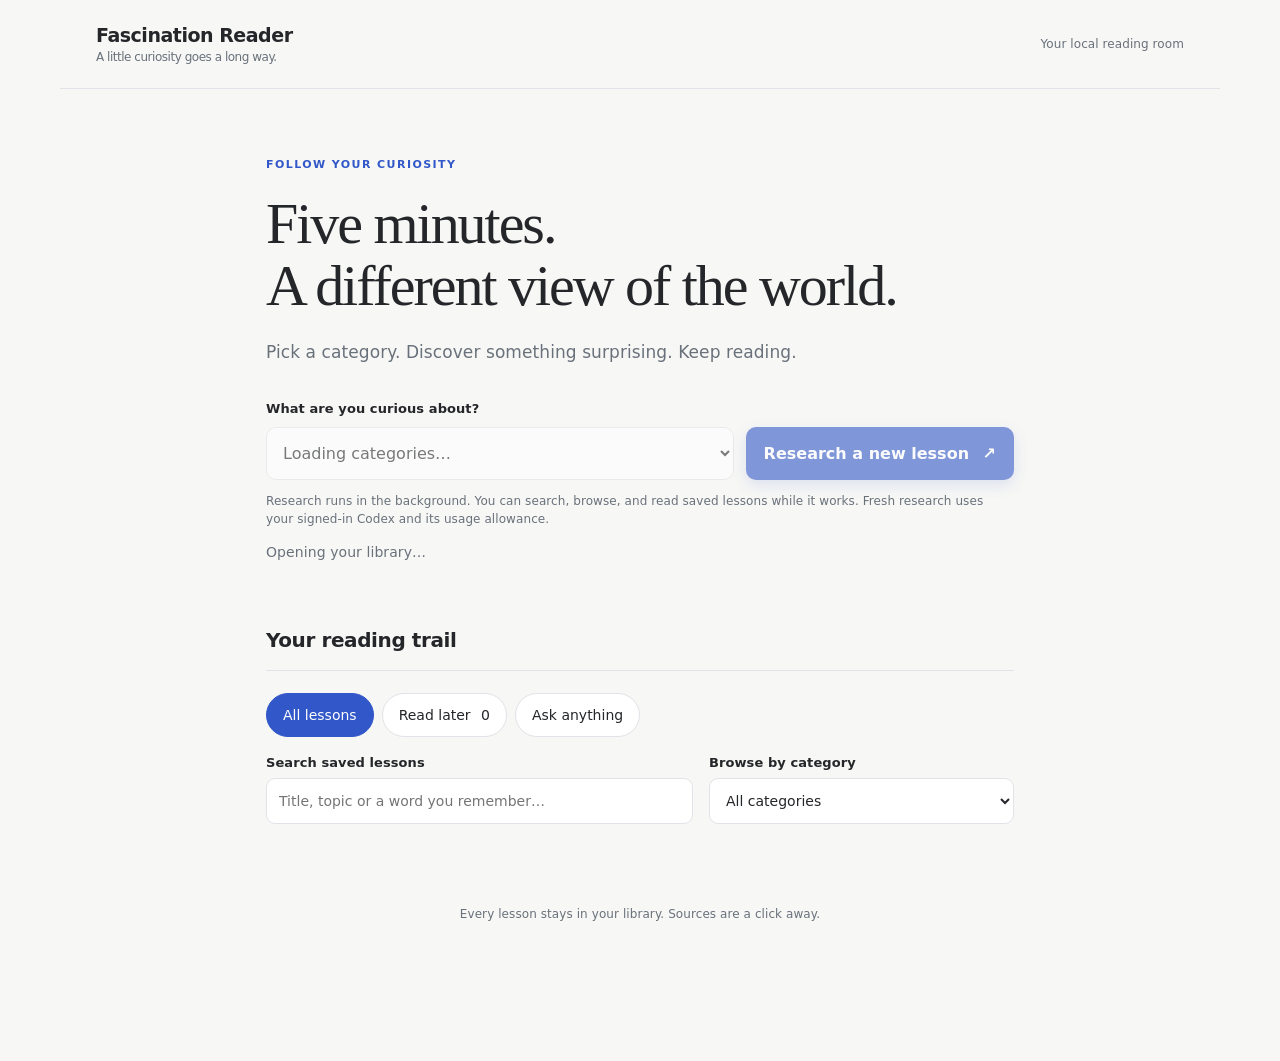
<file: var/explore-backup/index.html>
<!doctype html>
<html lang="en">
<head>
  <meta charset="utf-8">
  <meta name="viewport" content="width=device-width, initial-scale=1">
  <title>Fascination Reader</title>
  <link rel="stylesheet" href="/style.css">
  <script src="/app.js" defer></script>
</head>
<body>
  <header class="masthead"><a class="brand" href="/">Fascination Reader<span>A little curiosity goes a long way.</span></a><span class="local-label">Your local reading room</span></header>
  <main>
    <section class="intro" aria-labelledby="intro-title">
      <p class="eyebrow">FOLLOW YOUR CURIOSITY</p>
      <h1 id="intro-title">Five minutes.<br>A different view of the world.</h1>
      <p class="lead">Pick a category. Discover something surprising. Keep reading.</p>
      <form id="generate-form">
        <label for="category">What are you curious about?</label>
        <div class="choose-row"><select id="category" name="category" disabled><option>Loading categories…</option></select><button id="generate" type="submit" disabled>Research a new lesson <span aria-hidden="true">↗</span></button></div>
        <p class="hint">Research runs in the background. You can search, browse, and read saved lessons while it works. Fresh research uses your signed-in Codex and its usage allowance.</p>
      </form>
      <p id="status" role="status" aria-live="polite">Opening your library…</p>
    </section>
    <div class="library-heading"><h2>Your reading trail</h2><span id="lesson-count"></span></div>
    <nav class="library-nav" aria-label="Library views">
      <button id="view-all" type="button" aria-pressed="true">All lessons</button>
      <button id="view-later" type="button" aria-pressed="false">Read later <span id="later-count">0</span></button>
      <button id="view-ask" type="button" aria-pressed="false">Ask anything</button>
    </nav>
    <section id="ask-panel" class="ask-panel" hidden aria-labelledby="ask-title">
      <h3 id="ask-title">What would you like to learn about?</h3>
      <p class="ask-note">Ask a question or name any topic. The lesson is temporary until you save it to your library; unsaved results disappear when you refresh.</p>
      <form id="ask-form">
        <label for="ask-prompt">Your question or topic</label>
        <textarea id="ask-prompt" maxlength="500" rows="3" placeholder="Why do cats always seem to land on their feet?" required></textarea>
        <button id="ask-submit" class="ask-submit" type="submit">Create temporary lesson</button>
      </form>
      <p id="ask-status" role="status" aria-live="polite"></p>
      <div id="ask-preview"></div>
    </section>
    <div id="library-content">
    <div class="library-filters">
      <div><label for="lesson-search">Search saved lessons</label><input id="lesson-search" type="search" placeholder="Title, topic or a word you remember…" autocomplete="off"></div>
      <div><label for="library-category">Browse by category</label><select id="library-category"><option value="">All categories</option></select></div>
    </div>
    <p id="library-status" role="status" aria-live="polite"></p>
    <p id="library-empty" class="empty" hidden>No lessons match. Try another search or category.</p>
    <section id="library" aria-label="Saved lessons"></section>
    <div class="load-more-wrap"><button id="load-more" class="load-more" type="button" hidden>Load more lessons</button></div>
    </div>
  </main>
  <footer>Every lesson stays in your library. Sources are a click away.</footer>
  <div id="audio-bar" hidden role="region" aria-label="Read aloud controls">
    <div class="audio-info"><span class="eyebrow">READING ALOUD</span><span id="audio-title"></span></div>
    <div class="audio-controls"><label for="rate">Speed</label><select id="rate"><option value="0.85">0.85×</option><option value="1" selected>1×</option><option value="1.15">1.15×</option></select><button id="pause" type="button">Pause</button><button id="stop" type="button">Stop</button></div>
  </div>
</body>
</html>
</file>
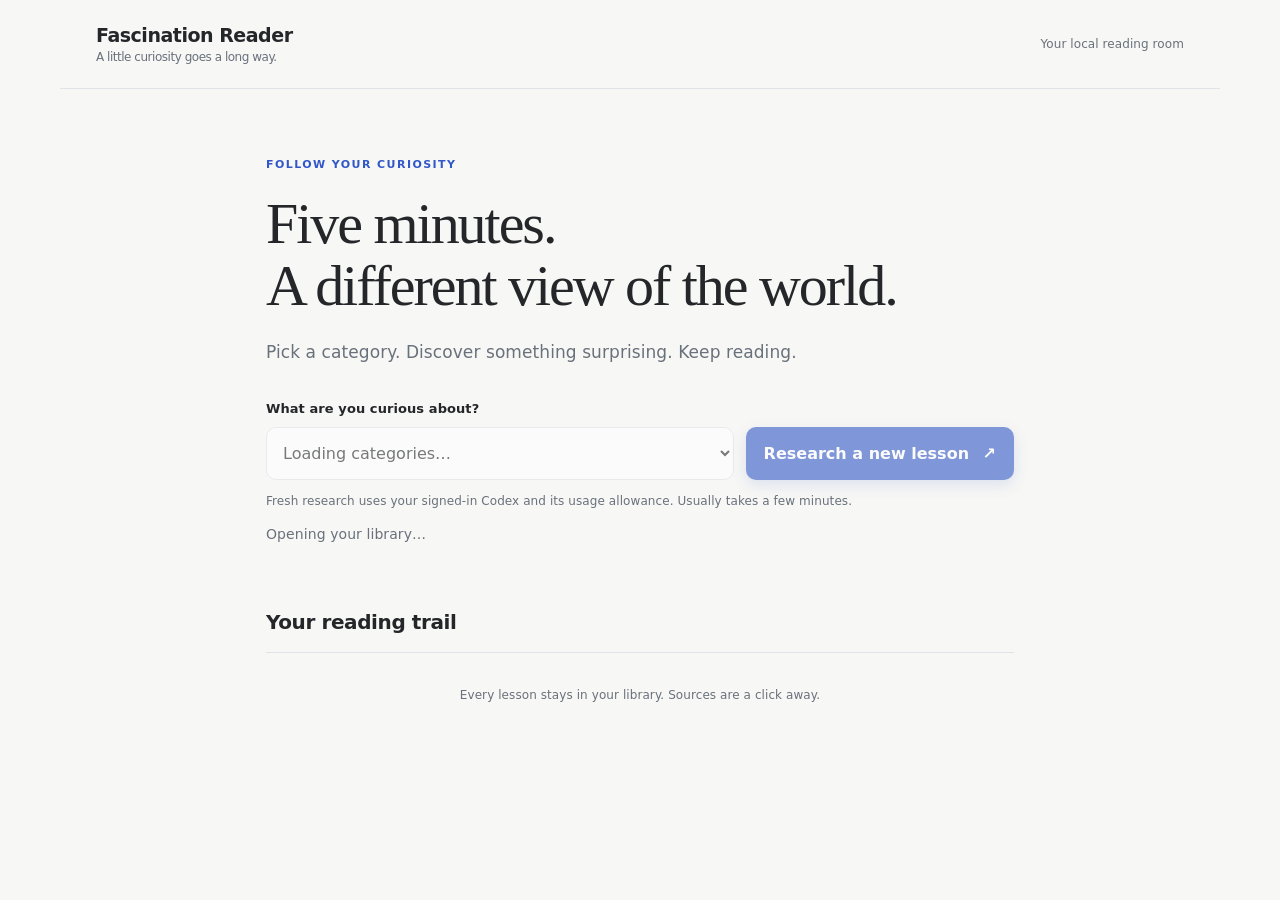
<file: var/navigation-backup-20261008123540/index.html>
<!doctype html>
<html lang="en">
<head>
  <meta charset="utf-8">
  <meta name="viewport" content="width=device-width, initial-scale=1">
  <title>Fascination Reader</title>
  <link rel="stylesheet" href="/style.css">
  <script src="/app.js" defer></script>
</head>
<body>
  <header class="masthead"><a class="brand" href="/">Fascination Reader<span>A little curiosity goes a long way.</span></a><span class="local-label">Your local reading room</span></header>
  <main>
    <section class="intro" aria-labelledby="intro-title">
      <p class="eyebrow">FOLLOW YOUR CURIOSITY</p>
      <h1 id="intro-title">Five minutes.<br>A different view of the world.</h1>
      <p class="lead">Pick a category. Discover something surprising. Keep reading.</p>
      <form id="generate-form">
        <label for="category">What are you curious about?</label>
        <div class="choose-row"><select id="category" name="category" disabled><option>Loading categories…</option></select><button id="generate" type="submit" disabled>Research a new lesson <span aria-hidden="true">↗</span></button></div>
        <p class="hint">Fresh research uses your signed-in Codex and its usage allowance. Usually takes a few minutes.</p>
      </form>
      <p id="status" role="status" aria-live="polite">Opening your library…</p>
    </section>
    <div class="library-heading"><h2>Your reading trail</h2><span id="lesson-count"></span></div>
    <section id="library" aria-label="Saved lessons"></section>
  </main>
  <footer>Every lesson stays in your library. Sources are a click away.</footer>
  <div id="audio-bar" hidden role="region" aria-label="Read aloud controls">
    <div class="audio-info"><span class="eyebrow">READING ALOUD</span><span id="audio-title"></span></div>
    <div class="audio-controls"><label for="rate">Speed</label><select id="rate"><option value="0.85">0.85×</option><option value="1" selected>1×</option><option value="1.15">1.15×</option></select><button id="pause" type="button">Pause</button><button id="stop" type="button">Stop</button></div>
  </div>
</body>
</html>
</file>
<file: style.css>
:root{color-scheme:light dark;--paper:light-dark(#f7f7f5,#15171a);--ink:light-dark(#242629,#edf0f3);--muted:light-dark(#69717b,#a4adb8);--accent:light-dark(#3157c8,#91aaff);--accent-text:light-dark(#fff,#151a2a);--line:light-dark(#e0e3e7,#343942);--soft:light-dark(#eef1f8,#222733);--surface:light-dark(#fff,#1c1f24);--shadow:light-dark(0 8px 30px #20283a0d,0 8px 30px #0003)}
*{box-sizing:border-box}body{margin:0;background:var(--paper);color:var(--ink);font-family:system-ui,-apple-system,BlinkMacSystemFont,"Segoe UI",sans-serif}a{color:var(--accent);text-underline-offset:3px}button,select{font:inherit}button{cursor:pointer}button:disabled,select:disabled{cursor:wait;opacity:.6}button:focus-visible,select:focus-visible,a:focus-visible{outline:3px solid var(--accent);outline-offset:4px}
.masthead{max-width:1160px;margin:auto;padding:30px 36px;display:flex;justify-content:space-between;gap:20px;border-bottom:1px solid var(--line)}.brand{font-size:19px;font-weight:650;text-decoration:none;color:var(--ink)}.brand span{display:block;font-size:12px;font-weight:400;color:var(--muted);margin-top:4px}.local-label{font-size:12px;color:var(--muted);align-self:center}main{max-width:790px;padding:0 36px;margin:auto}.intro{padding:56px 0 30px}.eyebrow{letter-spacing:.14em;font-size:11px;font-weight:650;color:var(--accent)}h1{font-family:Georgia,serif;font-weight:400;font-size:clamp(36px,6vw,55px);letter-spacing:-1.3px;line-height:1.07;margin:22px 0}.lead{color:var(--muted);line-height:1.6;font-size:17px;margin-bottom:32px}label{font-size:13px;font-weight:600}.choose-row{display:flex;gap:12px;margin-top:10px}.choose-row select{min-width:0;flex:1;background:var(--surface);border:1px solid var(--line);border-radius:10px;padding:15px 12px;color:var(--ink)}.choose-row button{border:0;border-radius:10px;padding:15px 18px;background:var(--accent);color:var(--accent-text);font-weight:600;white-space:nowrap}.choose-row button span{margin-left:8px}.hint{font-size:12px;color:var(--muted);line-height:1.5}#status{min-height:24px;font-size:14px;color:var(--muted);line-height:1.5}.library-heading{display:flex;align-items:center;justify-content:space-between;gap:15px;border-bottom:1px solid var(--line);padding-bottom:18px}.library-heading h2{font-size:16px;font-weight:600;margin:0}.library-heading span{font-size:12px;color:var(--muted)}.lesson{padding:36px 0 42px;border-bottom:1px solid var(--line);scroll-margin-top:25px}.lesson-meta{font-size:12px;color:var(--muted);display:flex;flex-wrap:wrap;gap:12px}.lesson-title{font-family:Georgia,serif;font-weight:400;line-height:1.2;font-size:32px;letter-spacing:-.4px;margin:18px 0}.lesson-actions{display:flex;gap:10px;align-items:center;flex-wrap:wrap;margin:20px 0}.secondary{border:1px solid var(--line);border-radius:100px;padding:9px 15px;background:var(--surface);color:var(--ink);font-size:13px}.lesson details>summary{cursor:pointer;color:var(--accent);font-size:14px;padding:12px 0}.lesson details[open]>summary{margin-bottom:15px}.prose{font-family:Georgia,serif;font-size:18px;line-height:1.8;overflow-wrap:anywhere}.prose h2,.prose h3{font-family:system-ui,sans-serif;font-size:17px;line-height:1.4;margin-top:30px;font-weight:650}.prose p{margin:16px 0}.prose blockquote{margin:15px 0;padding-left:18px;border-left:3px solid var(--line);color:var(--muted);font-family:system-ui,sans-serif;font-size:13px}.prose ul,.prose ol{padding-left:24px}.sources{font-family:system-ui,sans-serif;font-size:13px;line-height:1.7}.sources li{margin:6px 0}.spoken{background:var(--soft);border-radius:5px}.empty{padding:35px 0;color:var(--muted);line-height:1.6}footer{text-align:center;margin:35px 20px 140px;color:var(--muted);font-size:12px}#audio-bar{position:fixed;bottom:18px;left:50%;transform:translateX(-50%);width:min(850px,calc(100% - 24px));padding:16px 20px;background:var(--surface);border:1px solid var(--line);box-shadow:0 8px 35px #0002;border-radius:14px;display:flex;justify-content:space-between;gap:20px;z-index:10}#audio-bar[hidden]{display:none}.audio-info{min-width:0;display:flex;flex-direction:column;gap:6px}#audio-title{font-size:13px;overflow-wrap:anywhere}.audio-controls{display:flex;align-items:center;gap:8px;flex-wrap:wrap}.audio-controls button,.audio-controls select{border:1px solid var(--line);border-radius:7px;background:var(--paper);color:var(--ink);padding:8px 10px;font-size:13px}.audio-controls label{font-size:12px;color:var(--muted)}
@media(max-width:600px){.masthead{padding:22px 20px}.local-label{display:none}main{padding:0 20px}.intro{padding-top:35px}.choose-row{flex-direction:column}.choose-row select,.choose-row button{width:100%;min-height:48px;font-size:16px}.lesson-title{font-size:28px}.prose{font-size:17px}#audio-bar{flex-direction:column;gap:12px}.audio-controls button,.audio-controls select{min-height:44px}.secondary{min-height:44px}}
.library-nav{display:flex;gap:8px;flex-wrap:wrap;margin:22px 0 18px}.library-nav button{border:1px solid var(--line);background:var(--surface);color:var(--ink);border-radius:100px;padding:10px 16px;font-size:14px;min-height:44px}.library-nav button[aria-pressed="true"]{background:var(--accent);color:var(--accent-text);border-color:var(--accent)}#later-count{margin-left:6px}.library-filters{display:grid;grid-template-columns:minmax(0,1.4fr) minmax(0,1fr);gap:16px}.library-filters label{display:block;margin-bottom:8px}.library-filters input,.library-filters select{width:100%;min-width:0;min-height:46px;padding:12px;border:1px solid var(--line);border-radius:9px;background:var(--surface);color:var(--ink);font:inherit;font-size:14px}.library-filters input:focus-visible{outline:3px solid var(--accent);outline-offset:3px}.bookmark[aria-pressed="true"]{background:var(--soft);border-color:var(--accent);color:var(--accent)}#library-status{font-size:13px;line-height:1.5;color:var(--muted);margin:12px 0;overflow-wrap:anywhere}.lesson[hidden],#library-empty[hidden]{display:none}@media(max-width:600px){.library-filters{grid-template-columns:1fr}.library-filters input,.library-filters select{font-size:16px}}
.prose pre{padding:16px;background:var(--soft);border-radius:8px;font-size:14px;line-height:1.6;white-space:pre-wrap;overflow-wrap:anywhere}.prose pre code{font-family:ui-monospace,SFMono-Regular,Menlo,monospace}
@media(prefers-reduced-motion:reduce){*{scroll-behavior:auto!important}}

/* Modern editorial reading theme */
body{letter-spacing:.005em} .masthead{padding-top:24px;padding-bottom:24px;border-color:var(--line)} .brand{letter-spacing:-.025em} main{max-width:820px}.intro{padding-top:58px}.eyebrow{color:var(--accent);letter-spacing:.13em}h1,.lesson-title{color:var(--ink);letter-spacing:-.035em}h1{font-size:clamp(38px,6vw,58px)}.lead{max-width:620px}.choose-row select,.library-filters input,.library-filters select{box-shadow:var(--shadow);border-color:var(--line)}.choose-row button{background:var(--accent);box-shadow:0 5px 14px color-mix(in srgb,var(--accent) 22%,transparent);transition:transform .16s ease,filter .16s ease}.choose-row button:hover,.load-more:hover{filter:brightness(1.08);transform:translateY(-1px)}.library-heading{border-color:var(--line);padding-top:18px}.library-heading h2{font-size:20px;letter-spacing:-.02em}.lesson{padding:34px 0 40px;border-color:var(--line)}.lesson-title{font-size:clamp(28px,4vw,36px);max-width:740px}.lesson-meta{letter-spacing:.02em}.secondary{transition:background .16s ease,border-color .16s ease}.secondary:hover,.library-nav button:hover{border-color:var(--accent)}.lesson details>summary{font-weight:600}.prose{font-size:19px;line-height:1.82}.prose h2,.prose h3{letter-spacing:-.015em}.load-more-wrap{display:flex;justify-content:center;padding:24px 0 12px}.load-more{border:1px solid var(--line);border-radius:999px;background:var(--surface);color:var(--ink);padding:12px 22px;min-height:46px;font-weight:600;box-shadow:var(--shadow);transition:transform .16s ease,filter .16s ease}.load-more[hidden]{display:none}#audio-bar{backdrop-filter:blur(14px);box-shadow:0 12px 38px #0002}
@media(max-width:600px){.masthead{padding-top:18px;padding-bottom:18px}.intro{padding-top:38px}.prose{font-size:18px}}



.ask-panel{padding:24px 0}.ask-panel h3{font-family:Georgia,serif;font-size:28px;font-weight:400;margin:0 0 8px}.ask-note{color:var(--muted);font-size:14px;line-height:1.6;max-width:620px}.ask-panel label{display:block;margin:18px 0 8px}.ask-panel textarea{display:block;width:100%;padding:14px;border:1px solid var(--line);border-radius:10px;background:var(--surface);color:var(--ink);font:inherit;line-height:1.5;resize:vertical}.ask-panel textarea:focus-visible{outline:3px solid var(--accent);outline-offset:3px}.ask-submit{margin-top:12px;border:0;border-radius:9px;background:var(--accent);color:var(--accent-text);padding:12px 18px;min-height:46px;font-weight:650}.ask-submit:disabled{opacity:.6;cursor:wait}#ask-status{font-size:13px;line-height:1.6;color:var(--muted);min-height:20px;margin:12px 0}.ask-lesson{border:1px solid var(--line);border-radius:14px;padding:24px;margin:18px 0;background:var(--surface);box-shadow:var(--shadow)}.ask-lesson .lesson-title{margin-top:12px}

.prose:lang(ml){font-family:system-ui,"Noto Sans Malayalam",sans-serif;line-height:1.95}

/* Explore: a calm illustrated notebook. */
[hidden]{display:none!important}
.reading-time{margin:14px 0}
#explore-panel{--explore-accent:light-dark(#166554,#86d3bd);padding:22px 0 40px}.explore-intro{background:var(--surface);padding:32px;border:1px solid var(--line);border-radius:18px;box-shadow:var(--shadow)}.explore-intro .eyebrow{color:var(--explore-accent)}#explore-title{font:400 clamp(36px,6vw,52px)/1.08 Georgia,serif;letter-spacing:-.035em;margin:18px 0}.explore-intro .lead{font-size:16px;max-width:500px;margin-bottom:24px}.explore-input-row{display:flex;gap:10px;align-items:stretch;margin-top:10px}.explore-input-row input{flex:1;min-width:0;width:100%;border:1px solid var(--line);border-radius:9px;background:var(--paper);color:var(--ink);padding:13px;font:inherit;font-size:14px}.explore-input-row button{margin:0;white-space:nowrap}#explore-panel .ask-submit{background:var(--explore-accent);color:light-dark(#fff,#142620)}#explore-panel input:focus-visible,#explore-panel select:focus-visible{outline:3px solid var(--explore-accent);outline-offset:3px}.explore-suggestions{display:flex;gap:8px;flex-wrap:wrap;margin:16px 0}.explore-suggestions button{font-size:12px}.explore-suggestions span{display:inline-block;margin-left:5px;font-size:10px;color:var(--explore-accent);font-weight:650}.explore-resume{display:flex;gap:15px;align-items:center;margin:24px 0}.explore-resume select{min-width:0;flex:1;padding:12px;background:var(--surface);color:var(--ink);border:1px solid var(--line);border-radius:8px;font:inherit;font-size:13px}#explore-status{font-size:13px;line-height:1.6;color:var(--muted);min-height:22px}.working:before{content:'';display:inline-block;width:9px;height:9px;border-radius:50%;background:var(--explore-accent);margin-right:9px;animation:pulse 1.4s ease-in-out infinite}@keyframes pulse{50%{opacity:.3}}.explore-path-heading{display:flex;gap:12px;align-items:center;justify-content:space-between;margin-top:26px}.explore-path-heading h2{font-size:20px;overflow-wrap:anywhere}#explore-progress{display:flex;gap:8px;flex-wrap:wrap;margin:8px 0 22px}.step-jump{height:36px;min-width:36px;border-radius:50%;border:1px solid var(--line);background:var(--surface);color:var(--explore-accent);font-weight:650}.step-jump:hover{background:var(--soft)}.explore-chapter{padding:30px 0 40px;border-top:1px solid var(--line);scroll-margin-top:20px}.explore-chapter>h3{font:400 clamp(27px,4vw,35px)/1.2 Georgia,serif;letter-spacing:-.025em;margin:14px 0 24px}.explore-chapter .prose{font-size:18px}.explore-figure{margin:0 0 24px;background:var(--surface);border:1px solid var(--line);border-radius:18px;overflow:hidden}.explore-figure figcaption{padding:14px 18px;color:var(--muted);font-size:12px;line-height:1.6;border-top:1px solid var(--line)}.space-picture{display:block;width:100%;height:auto}.concept-map{display:flex;align-items:center;justify-content:center;gap:10px;padding:26px 18px;background:var(--soft);flex-wrap:wrap}.concept-node{flex:1;min-width:100px;max-width:220px;display:flex;align-items:center;flex-direction:column;text-align:center;gap:10px;padding:12px 5px}.concept-node strong{font-size:14px;line-height:1.4;overflow-wrap:anywhere}.concept-node span{font-size:12px;line-height:1.5;color:var(--muted);overflow-wrap:anywhere}.concept-icon{width:64px;height:64px;color:var(--explore-accent)}.concept-arrow{font-size:25px;color:var(--explore-accent)}.cycle-note{font-size:12px;text-align:center;color:var(--muted);margin:0;padding:10px;background:var(--soft)}.takeaway{padding:20px 22px;border-left:3px solid var(--explore-accent);background:var(--soft);border-radius:0 10px 10px 0;margin:24px 0}.takeaway strong{font-size:12px;text-transform:uppercase;letter-spacing:.07em;color:var(--explore-accent)}.takeaway p{margin:8px 0 0;line-height:1.6;font-size:16px}.explore-chapter .sources{display:flex;flex-direction:column;align-items:flex-start;gap:5px;margin:20px 0}.explore-next{display:flex;align-items:center;justify-content:space-between;gap:20px;padding:24px;border-radius:14px;border:1px solid var(--line);background:var(--surface)}.explore-next .ask-submit{white-space:nowrap;margin:0}.explore-next .eyebrow{font-size:10px;color:var(--explore-accent)}#explore-next{font:400 20px/1.4 Georgia,serif;margin:10px 0}
@media(max-width:600px){.explore-intro{padding:22px}.explore-input-row{flex-direction:column}.explore-input-row input{font-size:16px}.explore-resume{align-items:stretch;flex-direction:column;gap:9px}.explore-next{flex-direction:column;align-items:stretch}.concept-map{flex-direction:column}.concept-node{max-width:100%;width:100%}.concept-arrow{transform:rotate(90deg)}.concept-map.compare{gap:22px}.space-scroll{overflow-x:auto}.space-picture{min-width:500px}}
@media(prefers-reduced-motion:reduce){.working:before{animation:none}}
@media(max-width:600px){.concept-node{display:grid;grid-template-columns:44px minmax(0,1fr);gap:4px 14px;min-height:72px;text-align:left;padding:8px}.concept-icon{width:44px;height:44px;grid-row:span 2}.concept-node strong,.concept-node span{grid-column:2}.concept-map{gap:4px}.concept-map.compare{gap:10px}.concept-arrow{font-size:19px;line-height:1}}
.explore-level{display:inline-flex;gap:8px;align-items:center;margin:14px 0;padding:9px 13px;border:1px solid var(--line);border-radius:999px;color:var(--muted);font-size:12px}.explore-level strong{color:var(--explore-accent);font-size:13px}#explore-panel .explore-chapter>.eyebrow{color:var(--explore-accent)}

.story-panel{padding-top:18px}.story-panel>.eyebrow{margin-bottom:10px}.story-panel h2{font:400 clamp(34px,5vw,46px)/1.1 Georgia,serif;letter-spacing:-.03em;margin:0 0 12px}.story-panel label{display:block;margin:18px 0 8px}.story-panel textarea{display:block;width:100%;padding:14px;border:1px solid var(--line);border-radius:10px;background:var(--surface);color:var(--ink);font:inherit;line-height:1.5;resize:vertical}.story-panel textarea:focus-visible{outline:3px solid var(--accent);outline-offset:3px}#story-status{font-size:13px;line-height:1.6;color:var(--muted);min-height:20px;margin:12px 0}.story-figure{margin:24px 0 30px;border:1px solid var(--line);border-radius:12px;overflow:hidden;background:var(--soft)}.story-figure img{display:block;width:100%;max-height:520px;object-fit:contain;background:var(--soft)}.story-figure figcaption{padding:10px 14px;color:var(--muted);font:12px/1.5 system-ui,sans-serif;border-top:1px solid var(--line)}
.story-form-actions{display:flex;gap:12px;align-items:center;flex-wrap:wrap;margin-top:12px}.story-form-actions .ask-submit{margin-top:0}.story-prompt-panel{margin-top:24px;padding:18px;border:1px solid var(--line);border-radius:12px;background:var(--surface)}.story-prompt-panel summary{cursor:pointer;font-weight:600;font-size:14px}.story-prompt-panel textarea{font-size:13px;line-height:1.6;margin-bottom:14px}#story-prompt-status{font-size:13px;line-height:1.6;color:var(--muted)}
</file>
